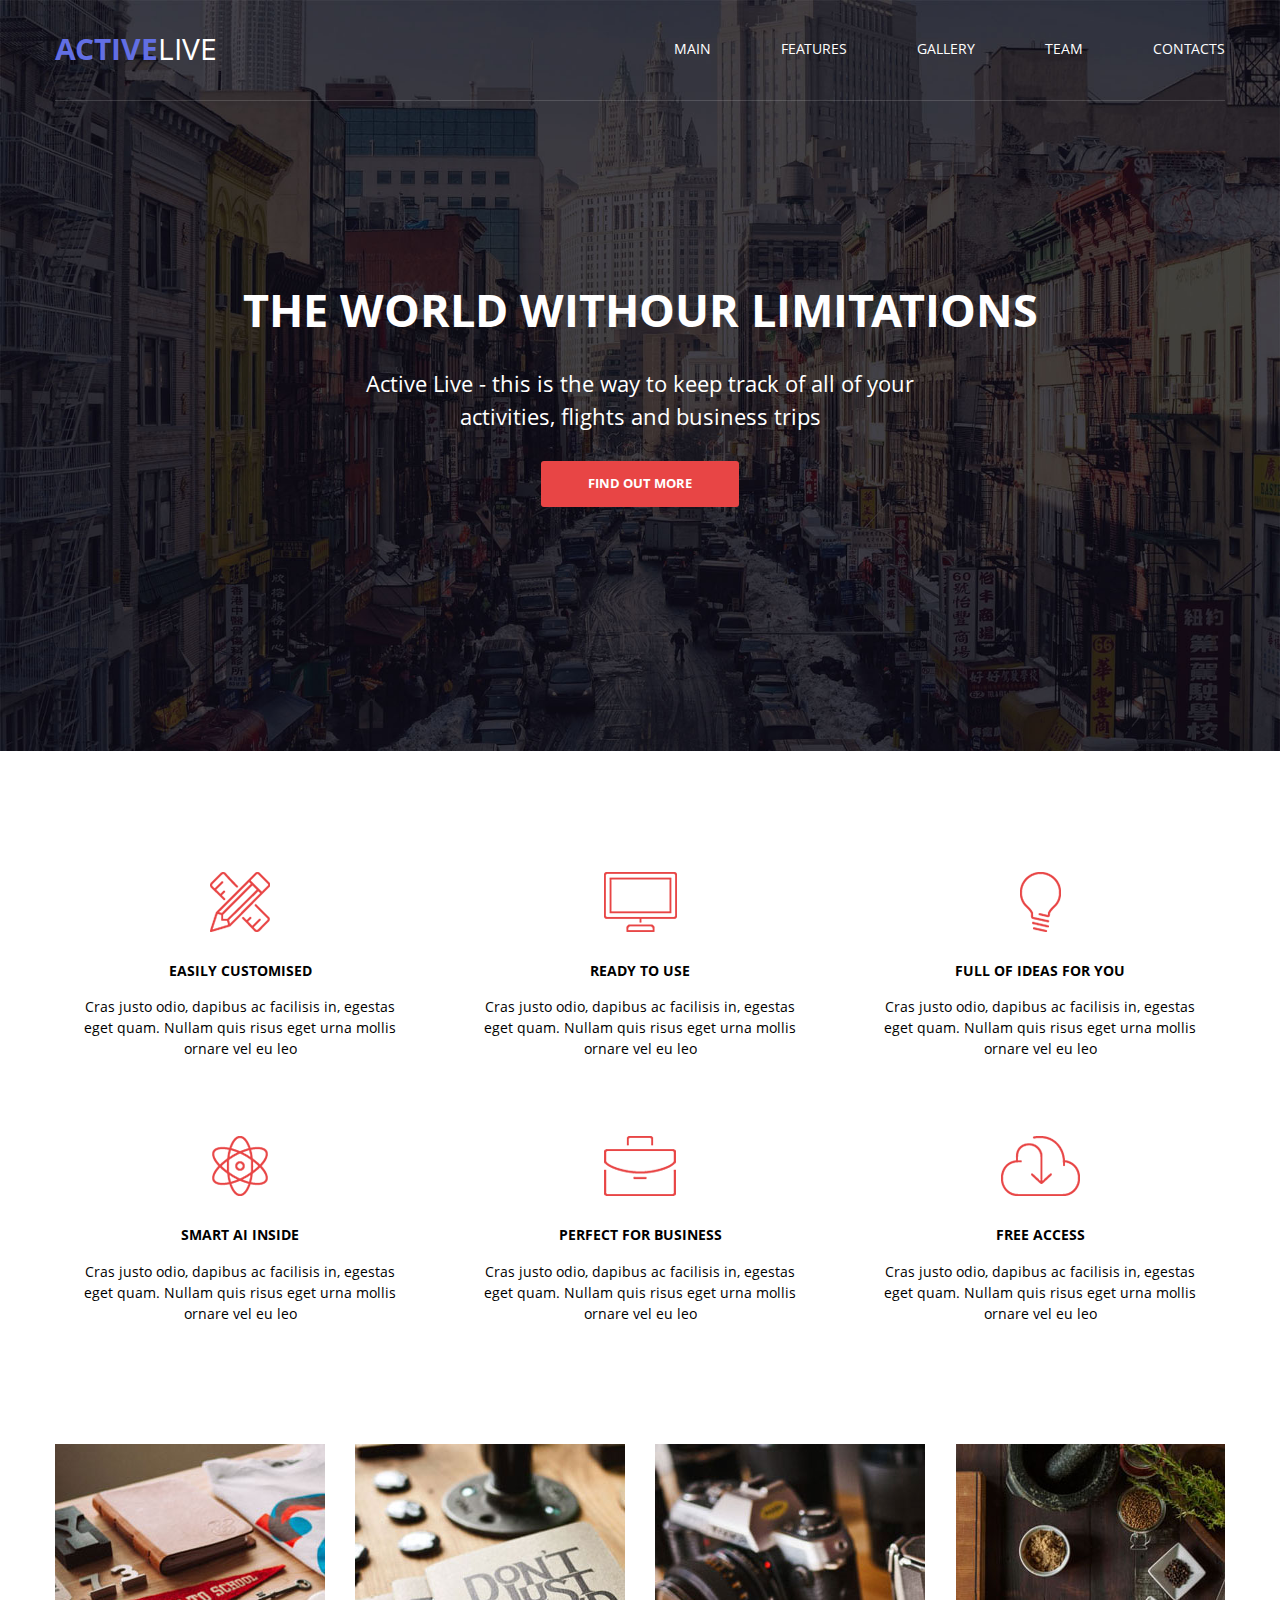
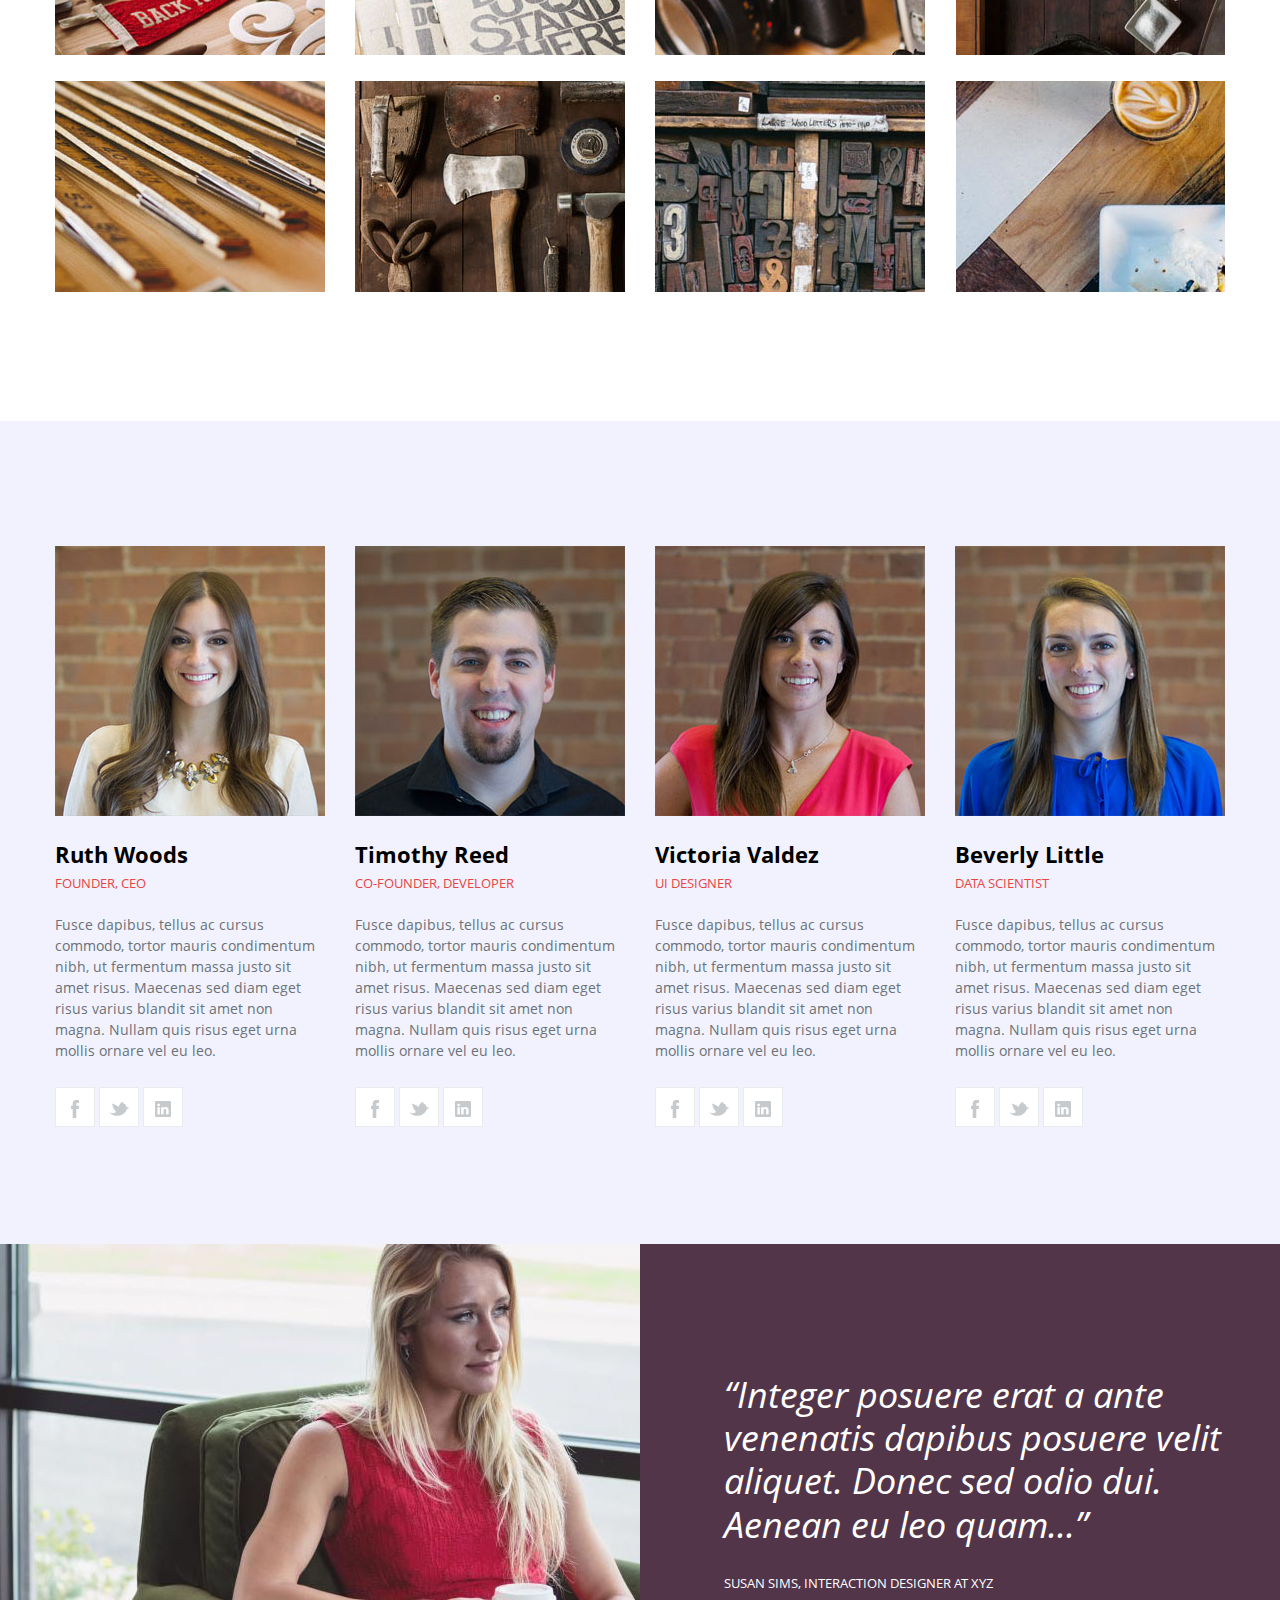
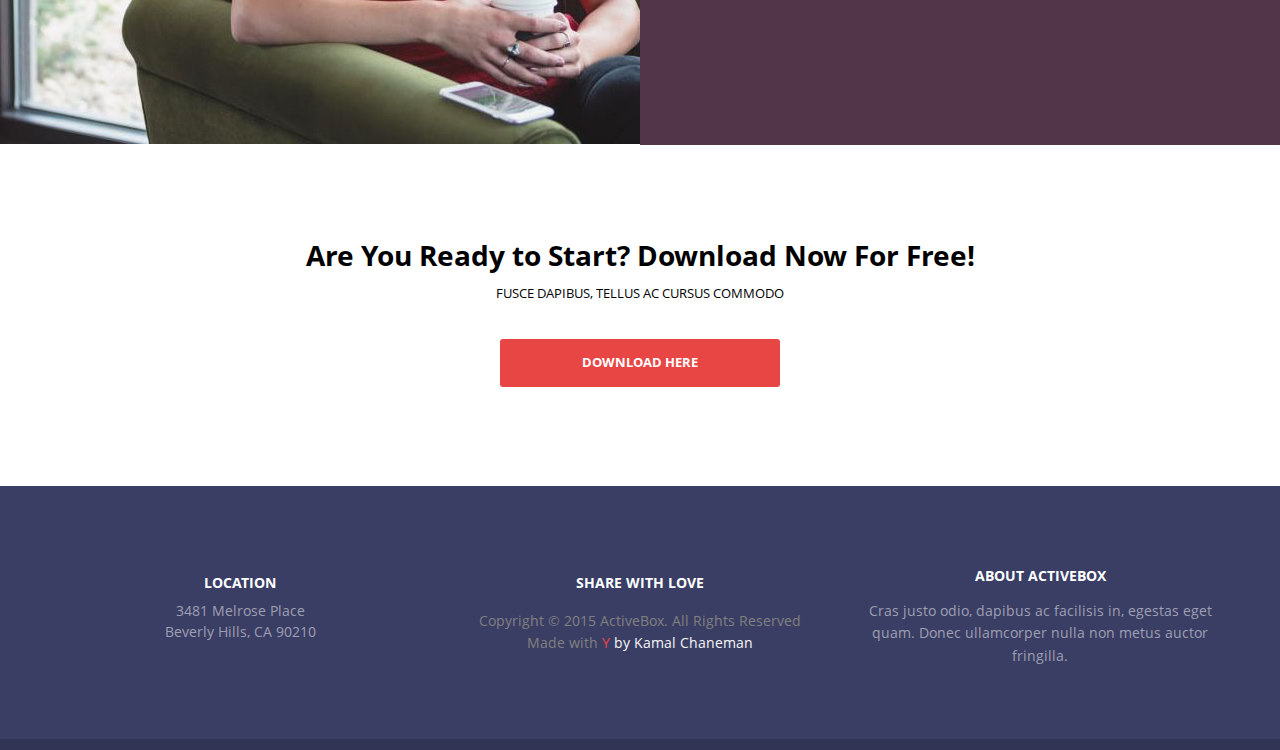
<file: index.html>
<!DOCTYPE html>
<html lang="en">
<head>
	<meta charset="UTF-8">
	<title>ACTIVELIVE</title>
	<meta name="description" content="#">
	<meta name="keywords" content="#">
	<link rel="icon" href="#" type="#">
 	<link rel="shortcut icon" href="#" sdtype="#"> 
	<meta property="og:title" content="#">
	<meta property="og:description" content='#'>
	<meta property="og:type" content="article">
	<meta property="og:image" content="#" >
	<meta property="og:site_name" content="#">
	<meta name="viewport" content="width=device-width, initial-scale=1">
	<!--_____________FONTAWESOME_____________-->
	<link href="css/all.css" rel="stylesheet">
	<!--_____________FONTS-CSS_____________-->
	<link rel="stylesheet" href="fonts/stylesheet.css">
	<!--_____________BOOTSTRAP-CSS_____________-->
	<link rel="stylesheet" href="css/bootstrap-reboot.min.css">
	<link rel="stylesheet" href="css/bootstrap.min.css">
	<!--_____________MAIN-CSS_____________-->
	<link rel="stylesheet" href="css/main.css">
</head>
<body>
<!--_____________FIRST-SCREEN_____________-->
<header class="header" id="header">
	<div class="container">
		<div class="row ai-center">
			<div class="col-lg-3 text-center text-lg-left">
				<a href="#" class="logo">
					<span class="logo__live">ACTIVE</span>LIVE	
				</a>
			</div>
			<div class="d-none d-md-block col-lg-9">
				<nav>
					<ul class="menu d-flex justify-content-center justify-content-lg-end">
						<li class="menu__item">
							<a href="#" class="menu__link">
								Main
							</a>
						</li>
						<li class="menu__item">
							<a href="#" class="menu__link">
								Features
							</a>
						</li>
						<li class="menu__item">
							<a href="#" class="menu__link">
								Gallery
							</a>
						</li>
						<li class="menu__item">
							<a href="#" class="menu__link">
								Team
							</a>
						</li>
						<li class="menu__item">
							<a href="#" class="menu__link menu__link_last">
								Contacts
							</a>
						</li>
					</ul>
				</nav>
			</div>
		</div>
		<div class="row">
			<div class="col text-center">
				<div class="offer">
					<h1 class="offer__title">
						The world withour limitations
					</h1>
					<p class="offer__text">
						Active Live - this is the way to keep track of all of your activities, flights and business trips
					</p>
					<a href="#" class="offer__link btn">
						Find Out More
					</a>
				</div>
			</div>
		</div>
	</div>
</header>
<!--_____________SECOND-SCREEN_____________-->
<section class="advantages" id="advantages">
	<div class="container">
		<div class="row text-center">
			<div class="col-md-6 col-lg-4">
				<div class="plus">
					<img src="img/pen.png" alt="pen" class="plus__pic">
					<h4 class="plus__title">
						Easily Customised
					</h4>
					<p class="plus__text">
						Cras justo odio, dapibus ac facilisis in, egestas eget quam. Nullam quis risus eget urna mollis ornare vel eu leo
					</p>
				</div>
			</div>
			<div class="col-md-6 col-lg-4">
				<div class="plus">
					<img src="img/display.png" alt="display">
					<h4 class="plus__title">
						Ready to use
					</h4>
					<p class="plus__text">
						Cras justo odio, dapibus ac facilisis in, egestas eget quam. Nullam quis risus eget urna mollis ornare vel eu leo
					</p>
				</div>
			</div>
			<div class="col-md-6 col-lg-4">
				<div class="plus">
					<img src="img/lamp.png" alt="lamp">
					<h4 class="plus__title">
						Full of ideas for you
					</h4>
					<p class="plus__text">
						Cras justo odio, dapibus ac facilisis in, egestas eget quam. Nullam quis risus eget urna mollis ornare vel eu leo
					</p>
				</div>
			</div>
			<div class="col-md-6 col-lg-4">
				<div class="plus">
					<img src="img/atom.png" alt="atom">
					<h4 class="plus__title">
						Smart ai inside
					</h4>
					<p class="plus__text">
						Cras justo odio, dapibus ac facilisis in, egestas eget quam. Nullam quis risus eget urna mollis ornare vel eu leo
					</p>
				</div>
			</div>
			<div class="col-md-6 col-lg-4">
				<div class="plus">
					<img src="img/bag.png" alt="bag">
					<h4 class="plus__title">
						Perfect for business
					</h4>
					<p class="plus__text">
						Cras justo odio, dapibus ac facilisis in, egestas eget quam. Nullam quis risus eget urna mollis ornare vel eu leo
					</p>
				</div>
			</div>
			<div class="col-md-6 col-lg-4">
				<div class="plus">
					<img src="img/sky.png" alt="sky">
					<h4 class="plus__title">
						Free access
					</h4>
					<p class="plus__text">
						Cras justo odio, dapibus ac facilisis in, egestas eget quam. Nullam quis risus eget urna mollis ornare vel eu leo
					</p>
				</div>
			</div>
		</div>
	</div>
</section>
<!--_____________THIRD-SCREEN_____________-->
<section class="pictures" id="pictures">
	<div class="container">
		<div class="row">
			<div class="d-flex col-md-6 col-lg-3 jc-center">
				<div class="photo">
					<img src="img/items.jpg" alt="" class="photo__pic">
					<a href="#" class="photo__overlay d-flex fd-column ai-center jc-center">
						<h4 class="photo__title">
							Project Name
						</h4>
						<p class="photo__text">
							User Interface Design
						</p>
					</a>
				</div>
			</div>
			<div class="d-flex col-md-6 col-lg-3 jc-center">
				<div class="photo">
					<img src="img/words.jpg" alt="" class="photo__pic">
					<a href="#" class="photo__overlay d-flex fd-column ai-center jc-center">
						<h4 class="photo__title">
							Project Name
						</h4>
						<p class="photo__text">
							User Interface Design
						</p>
					</a>
				</div>
			</div>
			<div class="d-flex col-md-6 col-lg-3 jc-center">
				<div class="photo">
					<img src="img/camera.jpg" alt="" class="photo__pic">
					<a href="#" class="photo__overlay d-flex fd-column ai-center jc-center">
						<h4 class="photo__title">
							Project Name
						</h4>
						<p class="photo__text">
							User Interface Design
						</p>
					</a>
				</div>
			</div>
			<div class="d-flex col-md-6 col-lg-3 jc-center">
				<div class="photo">
					<img src="img/food.jpg" alt="" class="photo__pic">
					<a href="#" class="photo__overlay d-flex fd-column ai-center jc-center">
						<h4 class="photo__title">
							Project Name
						</h4>
						<p class="photo__text">
							User Interface Design
						</p>
					</a>
				</div>
			</div>
			<div class="d-flex col-md-6 col-lg-3 jc-center">
				<div class="photo">
					<img src="img/line.jpg" alt="" class="photo__pic">
					<a href="#" class="photo__overlay d-flex fd-column ai-center jc-center">
						<h4 class="photo__title">
							Project Name
						</h4>
						<p class="photo__text">
							User Interface Design
						</p>
					</a>
				</div>
			</div>
			<div class="d-flex col-md-6 col-lg-3 jc-center">
				<div class="photo">
					<img src="img/wood.jpg" alt="" class="photo__pic">
					<a href="#" class="photo__overlay d-flex fd-column ai-center jc-center">
						<h4 class="photo__title">
							Project Name
						</h4>
						<p class="photo__text">
							User Interface Design
						</p>
					</a>
				</div>
			</div>
			<div class="d-flex col-md-6 col-lg-3 jc-center">
				<div class="photo">
					<img src="img/retro.jpg" alt="" class="photo__pic">
					<a href="#" class="photo__overlay d-flex fd-column ai-center jc-center">
						<h4 class="photo__title">
							Project Name
						</h4>
						<p class="photo__text">
							User Interface Design
						</p>
					</a>
				</div>
			</div>
			<div class="d-flex col-md-6 col-lg-3 jc-center">
				<div class="photo">
					<img src="img/coffe.jpg" alt="" class="photo__pic">
					<a href="#" class="photo__overlay d-flex fd-column ai-center jc-center">
						<h4 class="photo__title">
							Project Name
						</h4>
						<p class="photo__text">
							User Interface Design
						</p>
					</a>
				</div>
			</div>
		</div>
	</div>
</section>
<!--_____________FOURTH-SCREEN_____________-->
<section class="team" id="team">
	<div class="container">
		<div class="row">
			<div class="d-flex col-md-6 col-lg-3 jc-center">
				<div class="member">
					<img src="img/Marina.jpg" alt="member" class="member__photo">
					<h3 class="member__title">
						Ruth Woods
					</h3>
					<p class="member__prof">
						Founder, CEO
					</p>
					<p class="member__text">
						Fusce dapibus, tellus ac cursus commodo, tortor mauris condimentum nibh, ut fermentum massa justo sit amet risus. Maecenas sed diam eget risus varius blandit sit amet non magna. Nullam quis risus eget urna mollis ornare vel eu leo.
					</p>
					<ul class="member__social d-flex">
						<li class="member__block">
							<noindex>
								<a href="#"  class="member__link" target="_blank">
									<img src="img/facebook.png" alt="">
									<div class="member__overlay"></div>
								</a>
							</noindex>
						</li>
						<li class="member__block">
							<noindex>
								<a href="#"  class="member__link" target="_blank">
									<img src="img/twitter.png" alt="">
									<div class="member__overlay"></div>
								</a>
							</noindex>
						</li>
						<li class="member__block">
							<noindex>
								<a href="#"  class="member__link" target="_blank">
									<img src="img/linked.png" alt="">
									<div class="member__overlay"></div>
								</a>
							</noindex>
						</li>
					</ul>
				</div>
			</div>
			<div class="d-flex col-md-6 col-lg-3 jc-center">
				<div class="member">
					<img src="img/max.jpg" alt="member" class="member__photo">
					<h3 class="member__title">
						Timothy Reed
					</h3>
					<p class="member__prof">
						Co-Founder, Developer
					</p>
					<p class="member__text">
						Fusce dapibus, tellus ac cursus commodo, tortor mauris condimentum nibh, ut fermentum massa justo sit amet risus. Maecenas sed diam eget risus varius blandit sit amet non magna. Nullam quis risus eget urna mollis ornare vel eu leo.
					</p>
					<ul class="social d-flex">
						<li class="member__block">
							<noindex>
								<a href="#"  class="member__link" target="_blank">
									<img src="img/facebook.png" alt="">
									<div class="member__overlay"></div>
								</a>
							</noindex>
						</li>
						<li class="member__block">
							<noindex>
								<a href="#"  class="member__link" target="_blank">
									<img src="img/twitter.png" alt="">
									<div class="member__overlay"></div>
								</a>
							</noindex>
						</li>
						<li class="member__block">
							<noindex>
								<a href="#"  class="member__link" target="_blank">
									<img src="img/linked.png" alt="">
									<div class="member__overlay"></div>
								</a>
							</noindex>
						</li>
					</ul>
				</div>
			</div>
			<div class="d-flex col-md-6 col-lg-3 jc-center">
				<div class="member">
					<img src="img/zoja.jpg" alt="member" class="member__photo">
					<h3 class="member__title">
						Victoria Valdez
					</h3>
					<p class="member__prof">
						UI Designer
					</p>
					<p class="member__text">
						Fusce dapibus, tellus ac cursus commodo, tortor mauris condimentum nibh, ut fermentum massa justo sit amet risus. Maecenas sed diam eget risus varius blandit sit amet non magna. Nullam quis risus eget urna mollis ornare vel eu leo.
					</p>
					<ul class="social d-flex">
						<li class="member__block">
							<noindex>
								<a href="#"  class="member__link" target="_blank">
									<img src="img/facebook.png" alt="">
									<div class="member__overlay"></div>
								</a>
							</noindex>
						</li>
						<li class="member__block">
							<noindex>
								<a href="#"  class="member__link" target="_blank">
									<img src="img/twitter.png" alt="">
									<div class="member__overlay"></div>
								</a>
							</noindex>
						</li>
						<li class="member__block">
							<noindex>
								<a href="#"  class="member__link" target="_blank">
									<img src="img/linked.png" alt="">
									<div class="member__overlay"></div>
								</a>
							</noindex>
						</li>
					</ul>
				</div>
			</div>
			<div class="d-flex col-md-6 col-lg-3 jc-center">
				<div class="member">
					<img src="img/tina.jpg" alt="member" class="member__photo">
					<h3 class="member__title">
						Beverly Little
					</h3>
					<p class="member__prof">
						Data Scientist
					</p>
					<p class="member__text">
						Fusce dapibus, tellus ac cursus commodo, tortor mauris condimentum nibh, ut fermentum massa justo sit amet risus. Maecenas sed diam eget risus varius blandit sit amet non magna. Nullam quis risus eget urna mollis ornare vel eu leo.
					</p>
					<ul class="social d-flex">
						<li class="member__block">
							<a href="#"  class="member__link">
								<img src="img/facebook.png" alt="">
								<div class="member__overlay"></div>
							</a>
						</li>
						<li class="member__block">
							<a href="#"  class="member__link">
								<img src="img/twitter.png" alt="">
								<div class="member__overlay"></div>
							</a>
						</li>
						<li class="member__block">
							<a href="#"  class="member__link">
								<img src="img/linked.png" alt="">
								<div class="member__overlay"></div>
							</a>
						</li>
					</ul>
				</div>
			</div>
		</div>
	</div>
</section>
<!--_____________FIFTH-SCREEN_____________-->
<section class="citate" id="citate">
	<div class="container-fluid container-fluid_plain">
		<div class="row no-gutters">
			<div class="col-lg-6">
				<div class="workspace"></div>
			</div>
			<div class="col-lg-6">
				<blockquote class="quote">
					<p class="quote__text">
						“Integer posuere erat a ante venenatis dapibus posuere velit aliquet. Donec sed odio dui. Aenean eu leo quam...”
					</p>
					<cite class="quote__author">
						Susan Sims, Interaction Designer at XYZ
					</cite>
				</blockquote>
			</div>
		</div>
	</div>
</section>
<!--_____________SIXTH-SCREEN_____________-->
<section class="download" id="download">
	<div class="container">
		<div class="row">
			<div class="col text-center">
				<div class="start">
					<h2 class="start__title">
						Are You Ready to Start? Download Now For Free!
					</h2>
					<p class="start__text">
						Fusce dapibus, tellus ac cursus commodo
					</p>
					<a href="#" class="start__link btn">
						Download Here
					</a>
				</div>
			</div>
		</div>
	</div>
</section>
<!-- _____________SEVENTH-SCREEN_____________ -->
<footer class="footer" id="footer">
	<div class="container">
		<div class="row text-center">
			<div class="col-md-4">
				<div class="communication communication_dop">
					<h4 class="communication__title">
						Location
					</h4>
					<p class="communication__text communication__text_place">
						<address>
							3481 Melrose Place <br> Beverly Hills, CA 90210
						</address>
					</p>
				</div>
			</div>
			<div class="col-md-4">
				<div class="communication communication_dop">
					<h4 class="communication__title">
						Share with Love
					</h4>
					<p class="communication__text communication__text_cop">
						Copyright © 2015 ActiveBox. All Rights Reserved Made with
						<span class="communication__red-text">
							Y
						</span>
						<span class="communication__white-text">
							by Kamal Chaneman
						</span>
					</p>
				</div>
			</div>
			<div class="col-md-4">
				<div class="communication">
					<h4 class="communication__title">
						About ActiveBox
					</h4>
					<p class="communication__text communication__text_cras">
						Cras justo odio, dapibus ac facilisis in, egestas eget quam. Donec ullamcorper nulla non metus auctor fringilla.
					</p>
				</div>
			</div>
		</div>
	</div>
</footer>
</body>
</html>
</file>
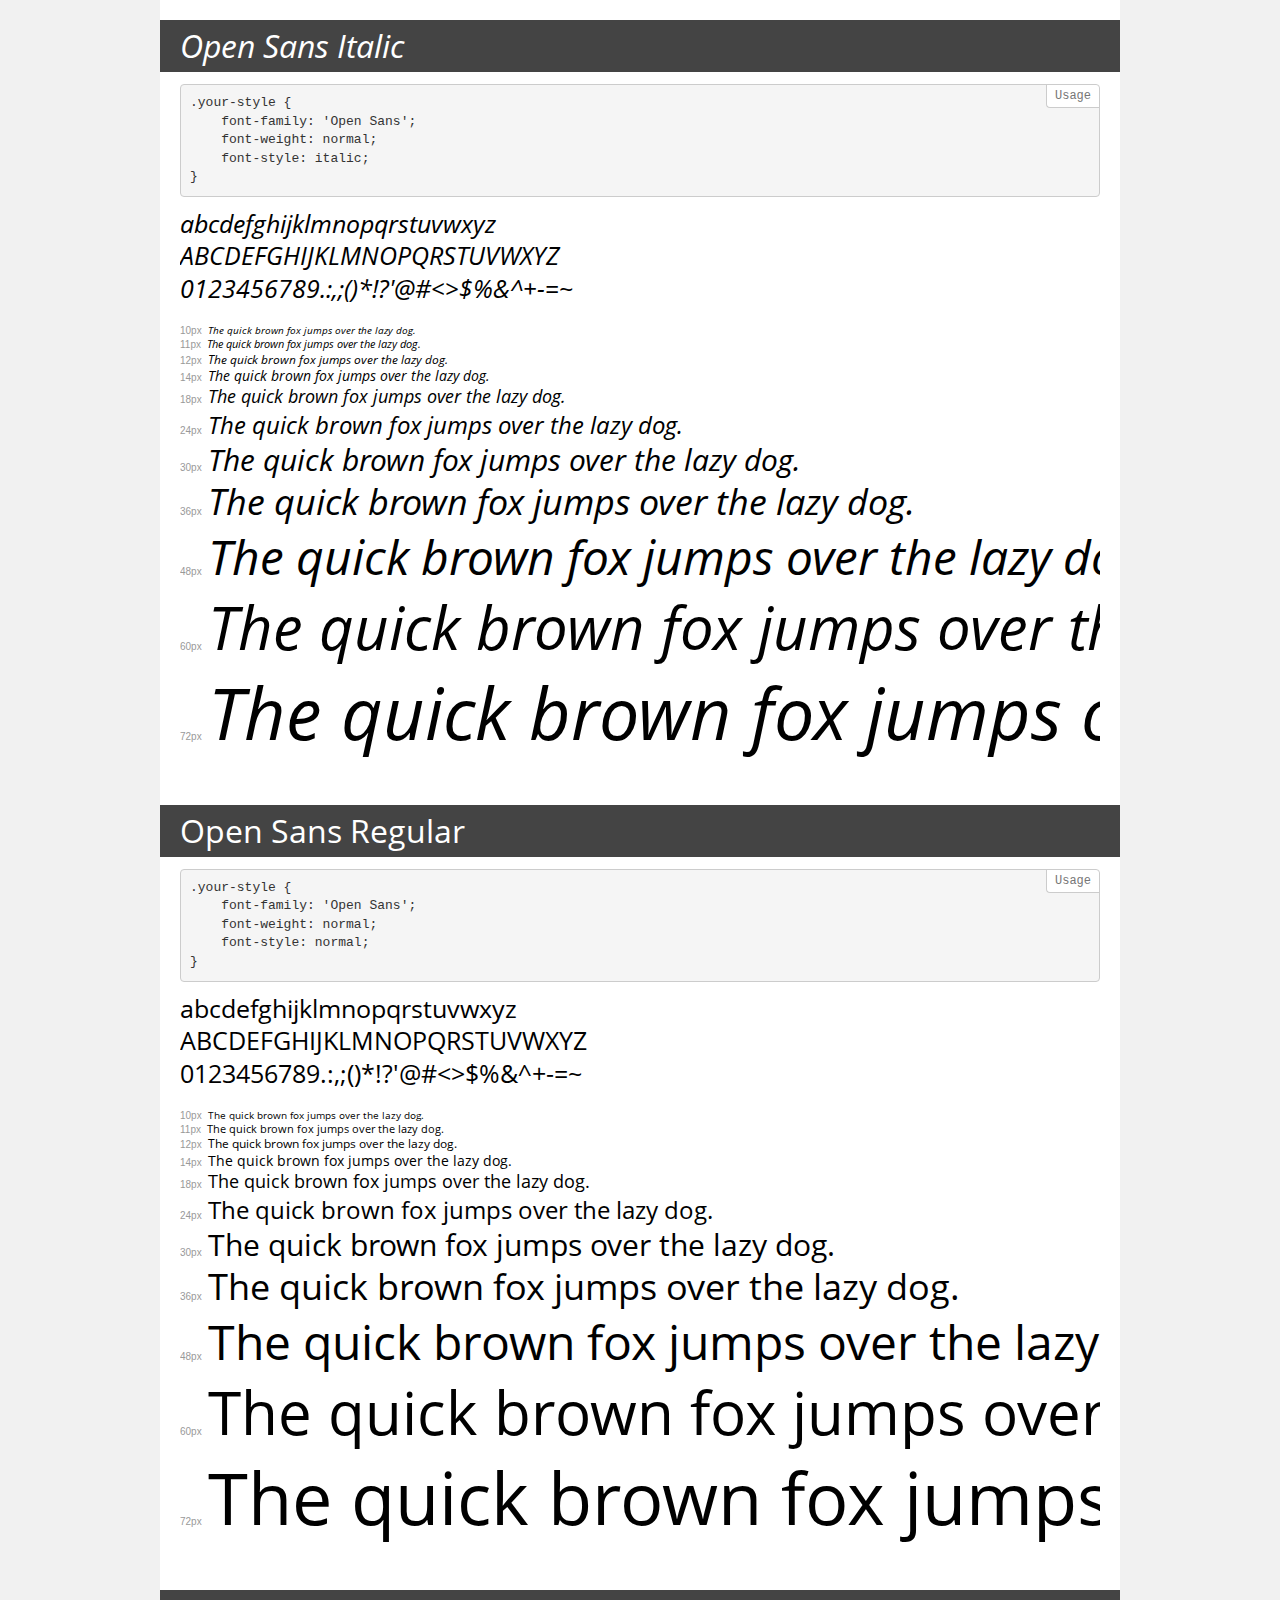
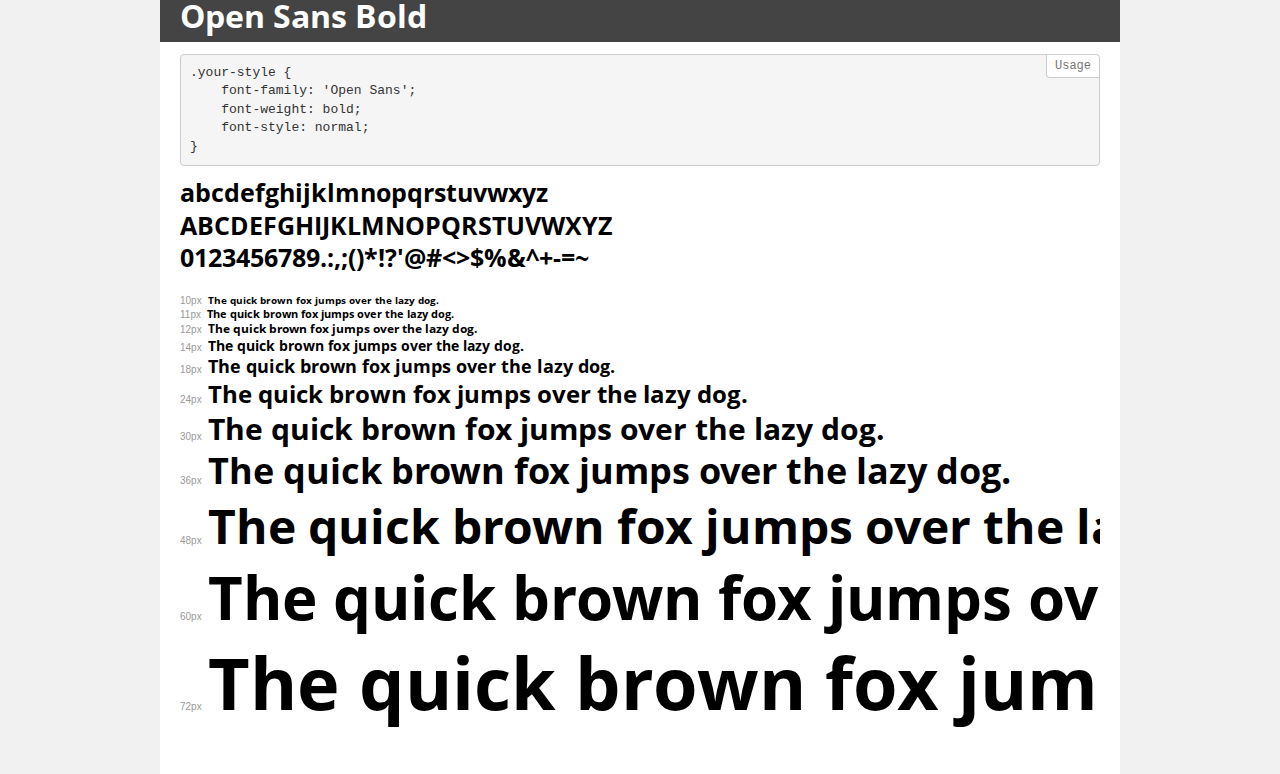
<file: fonts/demo.html>
<!DOCTYPE html>
<html>
<head>
    <meta charset="utf-8">
    <meta http-equiv="X-UA-Compatible" content="IE=edge">
    <meta name="viewport" content="width=device-width, initial-scale=1">
    <meta name="robots" content="noindex, noarchive">
    <meta name="format-detection" content="telephone=no">
    <title>Transfonter demo</title>
    <link href="stylesheet.css" rel="stylesheet">
    <style>
        /*
        http://meyerweb.com/eric/tools/css/reset/
        v2.0 | 20110126
        License: none (public domain)
        */
        html, body, div, span, applet, object, iframe,
        h1, h2, h3, h4, h5, h6, p, blockquote, pre,
        a, abbr, acronym, address, big, cite, code,
        del, dfn, em, img, ins, kbd, q, s, samp,
        small, strike, strong, sub, sup, tt, var,
        b, u, i, center,
        dl, dt, dd, ol, ul, li,
        fieldset, form, label, legend,
        table, caption, tbody, tfoot, thead, tr, th, td,
        article, aside, canvas, details, embed,
        figure, figcaption, footer, header, hgroup,
        menu, nav, output, ruby, section, summary,
        time, mark, audio, video {
            margin: 0;
            padding: 0;
            border: 0;
            font-size: 100%;
            font: inherit;
            vertical-align: baseline;
        }
        /* HTML5 display-role reset for older browsers */
        article, aside, details, figcaption, figure,
        footer, header, hgroup, menu, nav, section {
            display: block;
        }
        body {
            line-height: 1;
        }
        ol, ul {
            list-style: none;
        }
        blockquote, q {
            quotes: none;
        }
        blockquote:before, blockquote:after,
        q:before, q:after {
            content: '';
            content: none;
        }
        table {
            border-collapse: collapse;
            border-spacing: 0;
        }
        /* common styles */
        body {
            background: #f1f1f1;
            color: #000;
        }
        .page {
            background: #fff;
            width: 920px;
            margin: 0 auto;
            padding: 20px 20px 0 20px;
            overflow: hidden;
        }
        .font-container {
            overflow-x: auto;
            overflow-y: hidden;
            margin-bottom: 40px;
            line-height: 1.3;
            white-space: nowrap;
            padding-bottom: 5px;
        }
        h1 {
            position: relative;
            background: #444;
            font-size: 32px;
            color: #fff;
            padding: 10px 20px;
            margin: 0 -20px 12px -20px;
        }
        .letters {
            font-size: 25px;
            margin-bottom: 20px;
        }
        .s10:before {
            content: '10px';
        }
        .s11:before {
            content: '11px';
        }
        .s12:before {
            content: '12px';
        }
        .s14:before {
            content: '14px';
        }
        .s18:before {
            content: '18px';
        }
        .s24:before {
            content: '24px';
        }
        .s30:before {
            content: '30px';
        }
        .s36:before {
            content: '36px';
        }
        .s48:before {
            content: '48px';
        }
        .s60:before {
            content: '60px';
        }
        .s72:before {
            content: '72px';
        }
        .s10:before, .s11:before, .s12:before, .s14:before,
        .s18:before, .s24:before, .s30:before, .s36:before,
        .s48:before, .s60:before, .s72:before {
            font-family: Arial, sans-serif;
            font-size: 10px;
            font-weight: normal;
            font-style: normal;
            color: #999;
            padding-right: 6px;
        }
        pre {
            display: block;
            position: relative;
            padding: 9px;
            margin: 0 0 10px;
            font-family: Monaco, Menlo, Consolas, "Courier New", monospace !important;
            font-size: 13px;
            line-height: 1.428571429;
            color: #333;
            font-weight: normal !important;
            font-style: normal !important;
            background-color: #f5f5f5;
            border: 1px solid #ccc;
            overflow-x: auto;
            border-radius: 4px;
        }
        pre:after {
            display: block;
            position: absolute;
            right: 0;
            top: 0;
            content: 'Usage';
            line-height: 1;
            padding: 5px 8px;
            font-size: 12px;
            color: #767676;
            background-color: #fff;
            border: 1px solid #ccc;
            border-right: none;
            border-top: none;
            border-radius: 0 4px 0 4px;
            z-index: 10;
        }
        /* responsive */
        @media (max-width: 959px) {
            .page {
                width: auto;
                margin: 0;
            }
        }
    </style>
</head>
<body>
<div class="page">
    <div class="demo" style="font-family: 'Open Sans'; font-weight: normal; font-style: italic;">
        <h1>Open Sans Italic</h1>
        <pre>.your-style {
    font-family: 'Open Sans';
    font-weight: normal;
    font-style: italic;
}</pre>
        <div class="font-container">
            <p class="letters">
                abcdefghijklmnopqrstuvwxyz<br>
ABCDEFGHIJKLMNOPQRSTUVWXYZ<br>
                0123456789.:,;()*!?'@#<>$%&^+-=~
            </p>
            <p class="s10" style="font-size: 10px;">The quick brown fox jumps over the lazy dog.</p>
            <p class="s11" style="font-size: 11px;">The quick brown fox jumps over the lazy dog.</p>
            <p class="s12" style="font-size: 12px;">The quick brown fox jumps over the lazy dog.</p>
            <p class="s14" style="font-size: 14px;">The quick brown fox jumps over the lazy dog.</p>
            <p class="s18" style="font-size: 18px;">The quick brown fox jumps over the lazy dog.</p>
            <p class="s24" style="font-size: 24px;">The quick brown fox jumps over the lazy dog.</p>
            <p class="s30" style="font-size: 30px;">The quick brown fox jumps over the lazy dog.</p>
            <p class="s36" style="font-size: 36px;">The quick brown fox jumps over the lazy dog.</p>
            <p class="s48" style="font-size: 48px;">The quick brown fox jumps over the lazy dog.</p>
            <p class="s60" style="font-size: 60px;">The quick brown fox jumps over the lazy dog.</p>
            <p class="s72" style="font-size: 72px;">The quick brown fox jumps over the lazy dog.</p>
        </div>
    </div>
    <div class="demo" style="font-family: 'Open Sans'; font-weight: normal; font-style: normal;">
        <h1>Open Sans Regular</h1>
        <pre>.your-style {
    font-family: 'Open Sans';
    font-weight: normal;
    font-style: normal;
}</pre>
        <div class="font-container">
            <p class="letters">
                abcdefghijklmnopqrstuvwxyz<br>
ABCDEFGHIJKLMNOPQRSTUVWXYZ<br>
                0123456789.:,;()*!?'@#<>$%&^+-=~
            </p>
            <p class="s10" style="font-size: 10px;">The quick brown fox jumps over the lazy dog.</p>
            <p class="s11" style="font-size: 11px;">The quick brown fox jumps over the lazy dog.</p>
            <p class="s12" style="font-size: 12px;">The quick brown fox jumps over the lazy dog.</p>
            <p class="s14" style="font-size: 14px;">The quick brown fox jumps over the lazy dog.</p>
            <p class="s18" style="font-size: 18px;">The quick brown fox jumps over the lazy dog.</p>
            <p class="s24" style="font-size: 24px;">The quick brown fox jumps over the lazy dog.</p>
            <p class="s30" style="font-size: 30px;">The quick brown fox jumps over the lazy dog.</p>
            <p class="s36" style="font-size: 36px;">The quick brown fox jumps over the lazy dog.</p>
            <p class="s48" style="font-size: 48px;">The quick brown fox jumps over the lazy dog.</p>
            <p class="s60" style="font-size: 60px;">The quick brown fox jumps over the lazy dog.</p>
            <p class="s72" style="font-size: 72px;">The quick brown fox jumps over the lazy dog.</p>
        </div>
    </div>
    <div class="demo" style="font-family: 'Open Sans'; font-weight: bold; font-style: normal;">
        <h1>Open Sans Bold</h1>
        <pre>.your-style {
    font-family: 'Open Sans';
    font-weight: bold;
    font-style: normal;
}</pre>
        <div class="font-container">
            <p class="letters">
                abcdefghijklmnopqrstuvwxyz<br>
ABCDEFGHIJKLMNOPQRSTUVWXYZ<br>
                0123456789.:,;()*!?'@#<>$%&^+-=~
            </p>
            <p class="s10" style="font-size: 10px;">The quick brown fox jumps over the lazy dog.</p>
            <p class="s11" style="font-size: 11px;">The quick brown fox jumps over the lazy dog.</p>
            <p class="s12" style="font-size: 12px;">The quick brown fox jumps over the lazy dog.</p>
            <p class="s14" style="font-size: 14px;">The quick brown fox jumps over the lazy dog.</p>
            <p class="s18" style="font-size: 18px;">The quick brown fox jumps over the lazy dog.</p>
            <p class="s24" style="font-size: 24px;">The quick brown fox jumps over the lazy dog.</p>
            <p class="s30" style="font-size: 30px;">The quick brown fox jumps over the lazy dog.</p>
            <p class="s36" style="font-size: 36px;">The quick brown fox jumps over the lazy dog.</p>
            <p class="s48" style="font-size: 48px;">The quick brown fox jumps over the lazy dog.</p>
            <p class="s60" style="font-size: 60px;">The quick brown fox jumps over the lazy dog.</p>
            <p class="s72" style="font-size: 72px;">The quick brown fox jumps over the lazy dog.</p>
        </div>
    </div>
</div>
</body>
</html>
</file>
<file: fonts/stylesheet.css>
@font-face {
    font-family: 'Open Sans';
    src: url('OpenSans-Italic.eot');
    src: url('OpenSans-Italic.eot?#iefix') format('embedded-opentype'),
        url('OpenSans-Italic.woff2') format('woff2'),
        url('OpenSans-Italic.woff') format('woff'),
        url('OpenSans-Italic.ttf') format('truetype'),
        url('OpenSans-Italic.svg#OpenSans-Italic') format('svg');
    font-style: italic;
}

@font-face {
    font-family: 'Open Sans';
    src: url('OpenSans-Regular.eot');
    src: url('OpenSans-Regular.eot?#iefix') format('embedded-opentype'),
        url('OpenSans-Regular.woff2') format('woff2'),
        url('OpenSans-Regular.woff') format('woff'),
        url('OpenSans-Regular.ttf') format('truetype'),
        url('OpenSans-Regular.svg#OpenSans-Regular') format('svg');
    font-weight: 400;
}

@font-face {
    font-family: 'Open Sans';
    src: url('OpenSans-Bold.eot');
    src: url('OpenSans-Bold.eot?#iefix') format('embedded-opentype'),
        url('OpenSans-Bold.woff2') format('woff2'),
        url('OpenSans-Bold.woff') format('woff'),
        url('OpenSans-Bold.ttf') format('truetype'),
        url('OpenSans-Bold.svg#OpenSans-Bold') format('svg');
    font-weight: 700;
}
</file>
<file: css/main.css>
body {
	font-family: 'Open Sans', sans-serif;
	font-weight: 400;
	font-size: 14px;
	color: #6c7279;
}	

ul, li, p, a, h1, h2, h3, h4, h5, body {
	margin: 0;
	padding: 0;
}

.container-fluid_plain {
	padding: 0;
}

h1, h2, h3, h4, header, div, a, p, ul, li, nav, button, input, 
textarea, form {
	-webkit-box-sizing: border-box;
	-moz-box-sizing: border-box;
	box-sizing: border-box;
}

a, a:hover, a:active, a:focus {
	text-decoration: none;
}

a, .logo__live {
	transition: color 0.5s ease;
}

li {
	display: block;
}

input, input:hover, input:focus, input:active,
button, button:hover, button:focus, button:active {
	outline: none;
}

h1, h4, h5, .menu__link, .btn, .member__prof, .quote__author, 
.communication__title, .start__text {
	text-transform: uppercase;
}

h1 {
	font-size: 45px;
}

h2 {
	font-size: 28px;
}

h3 {
	font-size: 22px;
}

h4 {
	font-size: 14px;
}


.btn {
	display: inline-block;
	font-size: 13px;
	background-color: #e84545;
	font-weight: 700;
	border-radius: 3px;
	color: #fff;
	transition: color, background-color 0.5s ease;
	border: 2px solid transparent;
}

.btn:hover {
	color: #e84545;
	background-color: #fff;
	border: 2px solid #e84545;
}

/*_____________DISPLAY-FLEX_____________*/

.d-flex {
	display: flex;
}

.jc-space-between {
	justify-content: space-between;
}

.jc-space-around {
	justify-content: space-around;
}

.jc-center {
	justify-content: center;
}

.ai-center {
	align-items: center;
}

.fd-column {
	flex-direction: column;
}

.ai-flex-start {
	align-items: flex-start;
}

/*_____________FIRST-SCREEN_____________*/

.header {
	background: #353640 url(../img/bg.jpg) no-repeat top center/cover;
	padding: 26px 0 244px;
}

.logo {
	font-size:30px;
	color: #fff;
	font-weight: 400;
}

.logo__live {
	font-weight: 700;
	color: #626fe4;
}

.logo:hover {
	color: rgba(255, 255, 255, 0.39);
	text-decoration: none;
}

.logo__live:hover, .logo:hover .logo__live {
	color: rgba(98, 111, 228, 0.39);
}

.menu__link {
	color: #fff;
	padding: 0 35px 40px;
	border-bottom: 3px solid transparent;
}

.menu__link_last {
	padding-right: 0;
}

.menu__link:hover {
	color: #fff;
	border-bottom: 2px solid rgba(255, 255, 255, 0.50);
}

.offer {
	padding-top: 182px;
	margin-top: 29px;
	color: #fff;
	border-top: 1px solid rgba(255, 255, 255, 0.15);
}

.offer__title {
	font-weight: 700;
}

.offer__text {
	margin: 30px auto 28px;
	font-size: 22px;
	max-width: 553px;
}

.offer__link {
	padding: 11px;
	width: 198px;
}

/*_____________SECOND-SCREEN_____________*/

.advantages {
	padding: 44px 0;
}

.plus {
	margin-top: 77px;
	color: #000;
}

.plus__title {
	font-weight: 700;
	margin: 31px auto 17px;
}

.plus__text {
	padding: 0 22px;
}

/*_____________THIRD-SCREEN_____________*/

.pictures {
	padding: 50px 0 129px;
}

.photo {
	position: relative;
	margin-top: 26px;
}

.photo__pic {
	display: block;
	max-width: 100%;
}

.photo__overlay {
	position: absolute;
	color: #fff;
	background-color: rgba(232, 69, 69, 0.90);
	top: 0;
	left: 0;
	width: 100%;
	height: 100%;
	opacity: 0;
	transition: opacity 0.5s ease;
}

.photo__overlay:hover {
	opacity: 1;
	color: #fff;
}

.photo__title {
	font-weight: 700;
	margin-bottom: 8px;
}

/*_____________FOURTH-SCREEN_____________*/

.team {
	background-color: #f1f2fd;
	padding: 125px 0 117px;
}

.member__photo {
	max-width: 100%;
}

.member__title {
	font-size: 22px;
	font-weight: 700;
	color: #000;
	margin: 25px 0 7px;
}

.member__prof {
	color: #e84545;
	font-size: 13px;
}

.member__text {
	margin: 20px 0 26px;
	max-width: 270px;
}

.member__link {
	height: 40px;
	width: 40px;
	border: 1px solid #e8ecee;
	background-color: #fff;
	display: inline-block;
	text-align: center;
	line-height: 40px;
}

.member__overlay {
	position: absolute;
	background-color: rgba(232, 69, 69, 0.40);
	top: 0;
	left: 0;
	width: 100%;
	height: 100%;
	opacity: 0;
	transition: opacity 0.5s ease;
}

.member__overlay:hover {
	opacity: 1;
}

.member__block {
	position: relative;
}

.member__block:not(:nth-child(3)) {
	margin-right: 4px;
}

/*_____________FIFTH-SCREEN_____________*/

.workspace {
	background: #53354a url(../img/dusja.jpg) 
	no-repeat top center/cover;
	height: 500px;
}

.quote {
	background-color: #53354a;
	padding: 129px 0 152px 84px;
	color: #fff;
}

.quote__text {
	font-size: 36px;
	line-height: 1.2em;
	font-style: italic;
	margin-bottom: 26px;
	max-width: 513px;
}

.quote__author {
	font-size: 13px;
	font-style: normal;
}

/*_____________SIXTH-SCREEN_____________*/

.download {
	padding: 78px 0 99px;
}

.start {
	color: #000;
}

.start__title {
	font-weight: 700;
}

.start__text {
	margin: 11px auto 36px;
	font-size: 13px;
}

.start__link {
	width: 280px;
	padding: 12px;
}

/*_____________SEVENTH-SCREEN_____________*/

.footer	{
	padding: 82px 0 83px;
	background: rgba(58,62,100,1);
	background: -moz-linear-gradient(top, rgba(58,62,100,1) 0%, rgba(58,62,100,1) 96%, rgba(49,52,84,1) 96%, rgba(49,52,84,1) 100%);
	background: -webkit-gradient(left top, left bottom, color-stop(0%, rgba(58,62,100,1)), color-stop(96%, rgba(58,62,100,1)), color-stop(96%, rgba(49,52,84,1)), color-stop(100%, rgba(49,52,84,1)));
	background: -webkit-linear-gradient(top, rgba(58,62,100,1) 0%, rgba(58,62,100,1) 96%, rgba(49,52,84,1) 96%, rgba(49,52,84,1) 100%);
	background: -o-linear-gradient(top, rgba(58,62,100,1) 0%, rgba(58,62,100,1) 96%, rgba(49,52,84,1) 96%, rgba(49,52,84,1) 100%);
	background: -ms-linear-gradient(top, rgba(58,62,100,1) 0%, rgba(58,62,100,1) 96%, rgba(49,52,84,1) 96%, rgba(49,52,84,1) 100%);
	background: linear-gradient(to bottom, rgba(58,62,100,1) 0%, rgba(58,62,100,1) 96%, rgba(49,52,84,1) 96%, rgba(49,52,84,1) 100%);
	filter: progid:DXImageTransform.Microsoft.gradient( startColorstr='#3a3e64', endColorstr='#313454', GradientType=0 );
}

.communication {
	color: #9d9fb2;
    padding: 0 9px;
}

.communication_dop {
	margin-top: 7px;
}
.communication__title {
	color: #fff;
	font-weight: 700;
}

.communication__text {
	line-height: 1.6em;
}

.communication__text_place {
	margin-top: 8px;
}

address {
	margin-bottom: 0;
}

.communication__text_cop {
	color: #808080;
	margin-top: 18px;
}

.communication__red-text {
	color: #e84545;
}

.communication__white-text {
	color: #f5f5f6;
}

.communication__text_cras {
	margin-top: 15px;
}

/*_____________MEDIA QUERIES_____________*/

/* ________992px-1200px________ */
@media screen and (max-width: 1200px) {
	.quote {
		padding-right: 20px;
		padding-left: 24px;
	}
}

/* ________768px-992px________ */
@media screen and (max-width: 992px) {
	.header {
		padding-bottom: 66px;
	}
	.logo {
		margin-bottom: 50px;
		display: inline-block;
	}
	.offer {
		padding-top: 95px;
	}
	.offer__text {
		margin-bottom: 116px;
	}
	.menu__link {
		padding-bottom: 29px;
	}
	.menu__link_last {
		padding-right: 35px;
	}
	.member {
		margin-bottom: 35px;
	}
	.workspace {
		height: 400px;
	}
	.plus__text {
		max-width: 400px;
    	margin: 0 auto;
	}
	.quote {
	    padding: 100px 40px 100px 84px;
	}
	.quote__text {
		max-width: none;
	}
	.communication__text {
		margin: 15px auto 0;
	    max-width: 320px;
	}
}

/* ________576px-768px________ */
@media screen and (max-width: 767px) {
	.quote {
		padding: 43px 40px 52px 84px;
	}
	.logo {
		margin-bottom: 0;
	}
	.col-md-4:not(:nth-child(1)) .communication {
		margin-top: 50px;
	}
}

/* ________320px-576px________ */
@media screen and (max-width: 576px) {
	h1 {
		font-size: 24px;
	}
	.offer__text {
		font-size: 13px;
	}
	.workspace {
    	height: 250px;
	}
	.pictures {
		padding-top: 30px;
		padding-bottom: 70px;
	}
	.team {
		padding-top: 70px;
		padding-bottom: 30px;
	}
	.quote {
		padding-left: 40px;
	}
	.quote__text{
		font-size: 23px;
	}
	.quote__author {
		font-size: 10px;
	}
	h2 {
    	font-size: 22px;
	}
	h3 {
    	font-size: 19px;
	}
}
</file>
